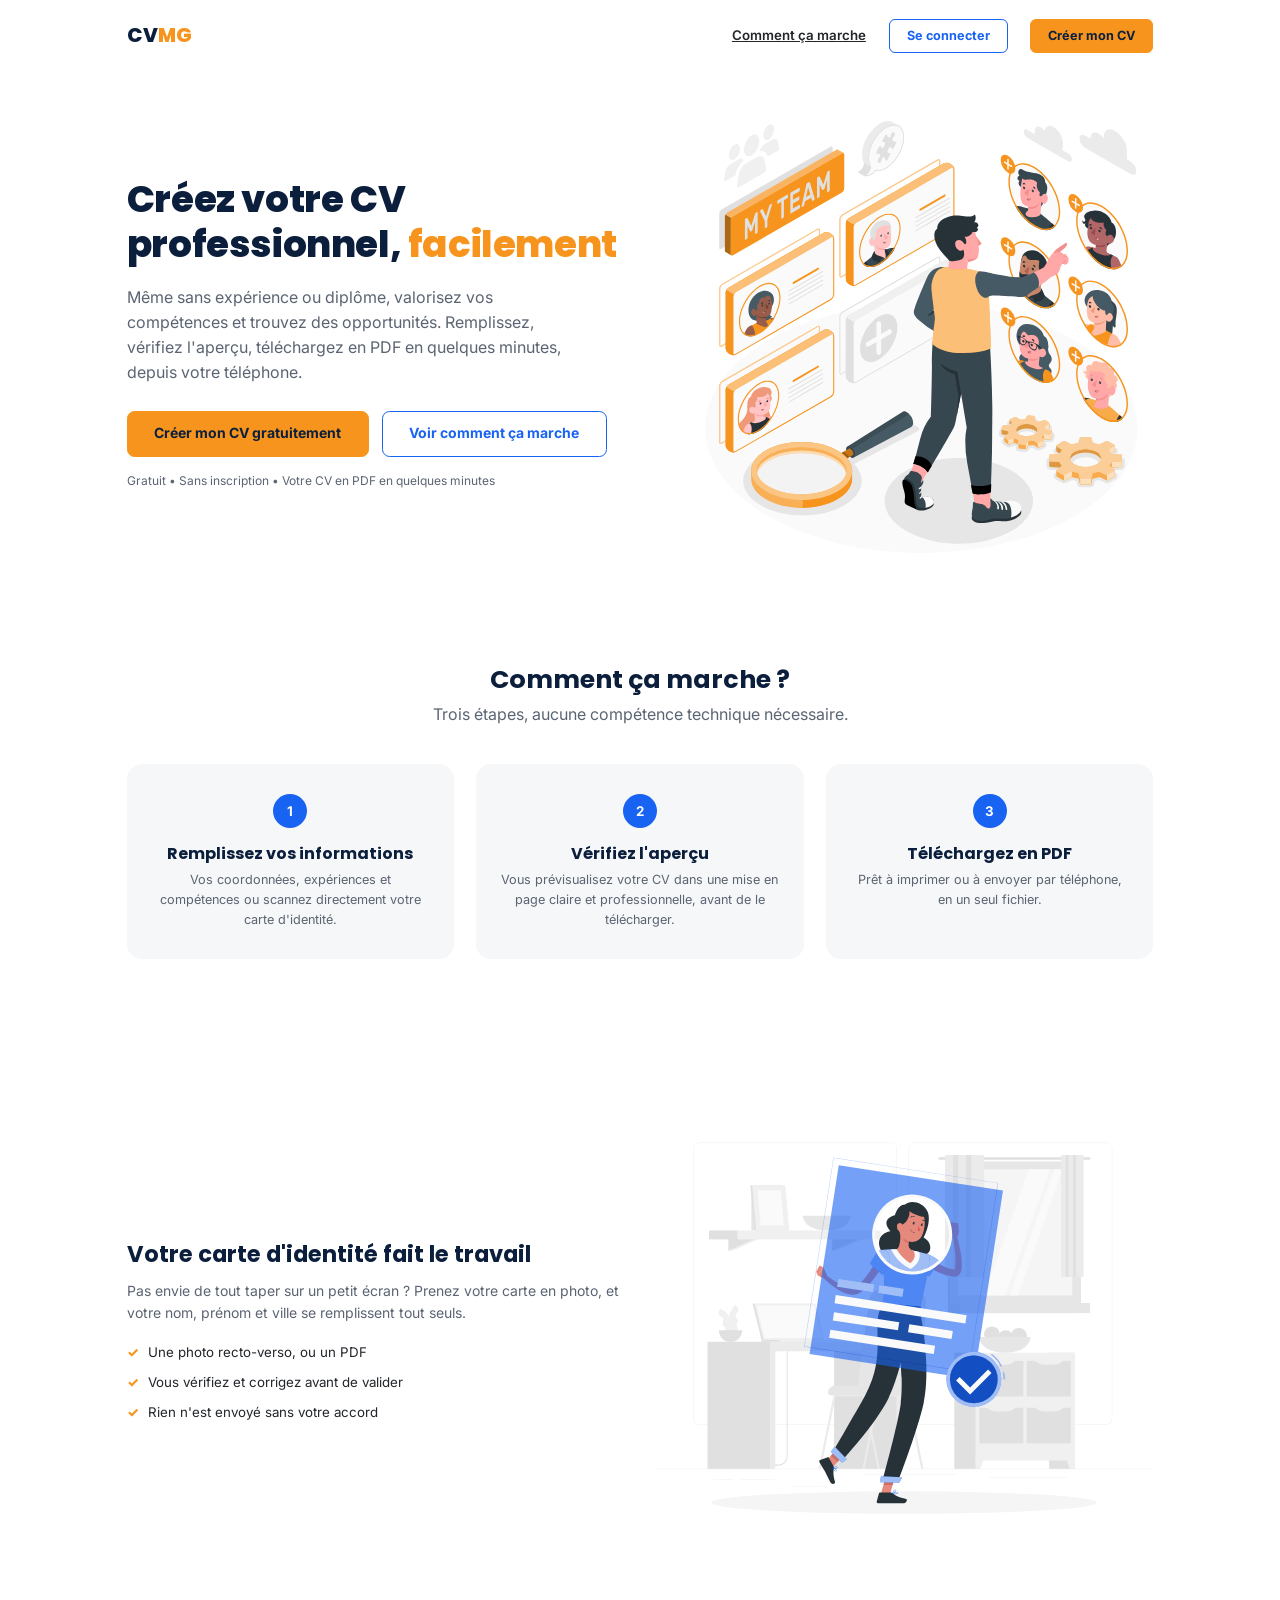
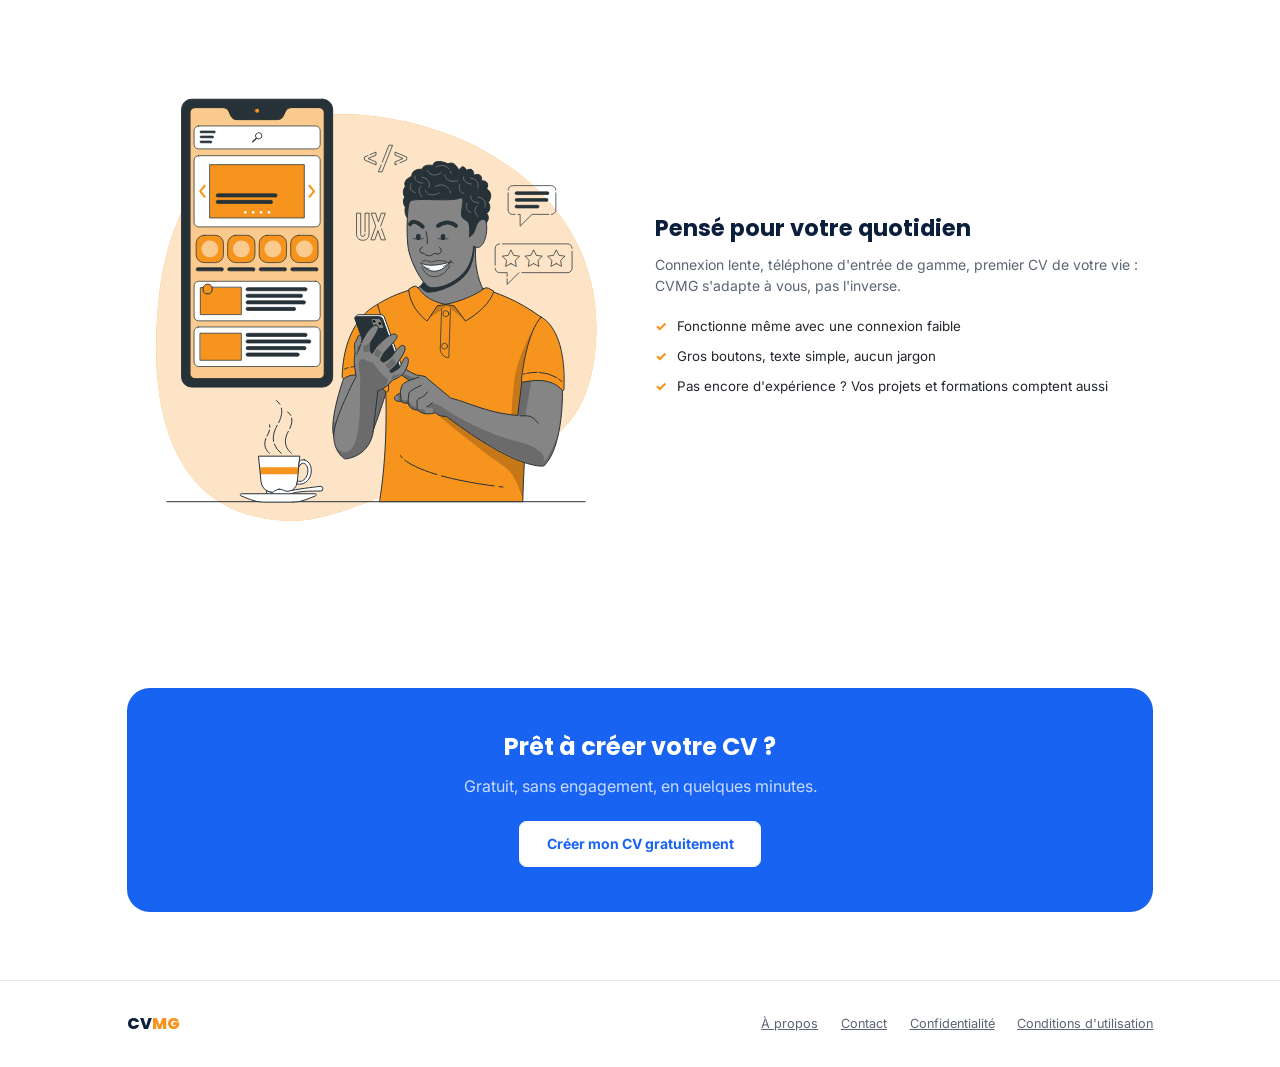
<file: accueil.html>
<!DOCTYPE html>
<html lang="fr">
<head>
<meta charset="UTF-8">
<meta name="viewport" content="width=device-width, initial-scale=1">
<title>CVMG Créez votre CV professionnel facilement</title>
<meta name="description" content="Créez gratuitement un CV professionnel depuis votre téléphone. Préremplissage par scan de carte d'identité, export PDF, sans inscription obligatoire.">
<!-- Remplacer cvmg.mg par le domaine réel si différent -->
<link rel="canonical" href="https://cvmg.mg/">
<meta property="og:type" content="website">
<meta property="og:site_name" content="CVMG">
<meta property="og:locale" content="fr_FR">
<meta property="og:title" content="CVMG — Créez votre CV professionnel gratuitement">
<meta property="og:description" content="CV professionnel gratuit depuis votre téléphone, en quelques minutes. Scan de carte d'identité, export PDF.">
<meta property="og:url" content="https://cvmg.mg/">
<!-- TODO SEO : ajouter une image de partage 1200x630 (illustrations/og-cvmg.png) puis décommenter :
<meta property="og:image" content="https://cvmg.mg/illustrations/og-cvmg.png"> -->
<meta name="twitter:card" content="summary">
<meta name="twitter:title" content="CVMG — Créez votre CV professionnel gratuitement">
<meta name="twitter:description" content="CV professionnel gratuit depuis votre téléphone. Scan de carte d'identité, export PDF.">
<meta name="theme-color" content="#1863F2">
<style>
  @import url('https://fonts.googleapis.com/css2?family=Poppins:wght@600;700;800&family=Inter:wght@400;500;600;700&display=swap');

  :root {
    --bleu: #1863F2; --bleu-marine: #0B1F3D; --bleu-clair: #EAF2FF;
    --orange: #F7941D; --orange-fonce: #DB7A00;
    --texte: #22262B; --gris-texte: #5B6472; --gris-fond: #F6F7F9;
  }
  * { box-sizing: border-box; margin: 0; padding: 0; }
  html { scroll-behavior: smooth; }
  body { font-family: 'Inter', Arial, sans-serif; color: var(--texte); line-height: 1.55; }
  img, svg { display: block; max-width: 100%; }
  a { color: inherit; }
  .enveloppe { max-width: 1180px; margin: 0 auto; padding: 0 6vw; }

  h1, h2, h3 { font-family: 'Poppins', sans-serif; color: var(--bleu-marine); line-height: 1.2; }

  /* ===== Boutons : base commune + variantes de taille centralisées ===== */
  .btn { display: inline-flex; align-items: center; justify-content: center; gap: 1.5mm;
    font-family: inherit; font-weight: 700; border: 1.5px solid transparent; border-radius: 2mm; cursor: pointer;
    text-decoration: none; white-space: nowrap; line-height: 1.2;
    transition: background .15s ease, opacity .15s ease, transform .15s ease, box-shadow .15s ease; }
  .btn:hover { transform: translateY(-1px); box-shadow: 0 4px 10px rgba(11,31,61,.12); }
  .btn:active { transform: translateY(0); box-shadow: none; }
  .btn:focus-visible { outline: 2px solid var(--bleu); outline-offset: 2px; }
  .btn:disabled, .btn[aria-disabled="true"] { opacity: .5; cursor: not-allowed; transform: none; box-shadow: none; }

  /* Taille par défaut (grands boutons isolés : hero, bandeau CTA) */
  .btn { padding: 3.6mm 7mm; font-size: 10.5pt; }
  /* Taille compacte (boutons intégrés à une ligne dense : nav) */
  .btn-sm { padding: 2.2mm 4.5mm; font-size: 9.5pt; border-radius: 1.6mm; }

  .btn-orange { background: var(--orange); border-color: var(--orange); color: #0B1F3D; }
  .btn-orange:hover { background: var(--orange-fonce); border-color: var(--orange-fonce); }
  .btn-outline { background: none; color: var(--bleu); border-color: var(--bleu); }
  .btn-outline:hover { background: var(--bleu-clair); }
  .btn-blanc { background: #fff; border-color: #fff; color: var(--bleu); }
  .btn-blanc:hover { background: var(--bleu-clair); border-color: var(--bleu-clair); }

  /* ===== Nav ===== */
  nav { display: flex; align-items: center; justify-content: space-between; padding: 5mm 0; }
  .nav-logo { font-family: 'Poppins', sans-serif; font-weight: 800; font-size: 15pt; color: var(--bleu-marine); }
  .nav-logo span { color: var(--orange); }
  /* Les boutons d'action restent visibles à toutes les tailles ; seuls les
     liens texte secondaires sont masqués sur mobile (pas de menu burger requis). */
  .nav-liens { display: flex; align-items: center; gap: 3mm; font-weight: 600; font-size: 10pt; }
  .nav-liens > a:not(.btn) { display: none; }
  .nav-liens a:not(.btn):hover { color: var(--bleu); }
  @media (min-width: 800px) { .nav-liens { gap: 6mm; } .nav-liens > a:not(.btn) { display: inline; } }

  /* ===== Hero ===== */
  .hero { padding: 8mm 0 14mm; }
  .hero-grille { display: grid; gap: 10mm; align-items: center; }
  @media (min-width: 800px) { .hero-grille { grid-template-columns: 1.1fr 1fr; gap: 14mm; } }
  .hero h1 { font-size: 28pt; font-weight: 800; letter-spacing: -.3pt; }
  .hero h1 .accent { color: var(--orange); }
  .hero p.lead { font-size: 12pt; color: var(--gris-texte); margin: 5mm 0 7mm; max-width: 46ch; }
  .hero-boutons { display: flex; align-items: center; gap: 3.5mm; }
  .hero-reassurance { margin-top: 4mm; font-size: 9pt; color: var(--gris-texte); }

  /* Illustration héro : plus de carte de fond, léger flottement continu */
  .hero-illu { display: flex; align-items: center; justify-content: center; }
  .hero-illu img { max-width: 100%; height: auto; animation: flotter 4.5s ease-in-out infinite; }
  @keyframes flotter { 0%, 100% { transform: translateY(0); } 50% { transform: translateY(-6px); } }

  /* ===== Comment ça marche ===== */
  .section { padding: 12mm 0; }
  .section-titre { text-align: center; margin-bottom: 10mm; }
  .section-titre h2 { font-size: 19pt; }
  .section-titre p { color: var(--gris-texte); margin-top: 2mm; }

  .etapes { display: grid; gap: 6mm; }
  @media (min-width: 800px) { .etapes { grid-template-columns: repeat(3, 1fr); } }
  .etape-carte { background: var(--gris-fond); border-radius: 4mm; padding: 8mm 6mm; text-align: center;
    transition: transform .15s ease, box-shadow .15s ease; }
  .etape-carte:hover { transform: translateY(-3px); box-shadow: 0 6px 16px rgba(11,31,61,.09); }
  .etape-numero { width: 9mm; height: 9mm; border-radius: 50%; background: var(--bleu); color: #fff;
    display: flex; align-items: center; justify-content: center; font-weight: 700; margin: 0 auto 4mm; font-size: 10pt; }
  .etape-carte h3 { font-size: 12pt; margin-bottom: 2mm; }
  .etape-carte p { font-size: 9.5pt; color: var(--gris-texte); }

  /* ===== Fonctionnalités alternées ===== */
  .fonction { display: grid; gap: 8mm; align-items: center; padding: 10mm 0; }
  @media (min-width: 800px) { .fonction { grid-template-columns: 1fr 1fr; } }
  .fonction.inverse .fonction-texte { order: 2; }
  .fonction-illu { display: flex; align-items: center; justify-content: center; }
  .fonction-illu img { max-width: 100%; height: auto; }
  .fonction-texte h3 { font-size: 17pt; margin-bottom: 3mm; }
  .fonction-texte p { color: var(--gris-texte); font-size: 10.5pt; margin-bottom: 5mm; }
  .fonction-liste { list-style: none; font-size: 10pt; }
  .fonction-liste li { display: flex; gap: 2.5mm; margin-bottom: 2.5mm; }
  .fonction-liste li::before { content: "✓"; color: var(--orange); font-weight: 800; }

  /* ===== Témoignage ===== */
  .temoignage-carte { background: var(--gris-fond); border-radius: 5mm; padding: 8mm; display: flex; gap: 6mm;
    align-items: flex-start; max-width: 640px; margin: 0 auto; transition: transform .15s ease, box-shadow .15s ease; }
  .temoignage-carte:hover { transform: translateY(-3px); box-shadow: 0 6px 16px rgba(11,31,61,.09); }
  .temoignage-avatar { width: 14mm; height: 14mm; border-radius: 50%; background: var(--bleu); color: #fff;
    display: flex; align-items: center; justify-content: center; font-weight: 700; font-family: 'Poppins',sans-serif; flex-shrink: 0; font-size: 11pt; }
  .temoignage-texte p { font-size: 10.5pt; font-style: italic; margin-bottom: 3mm; }
  .temoignage-nom { font-weight: 700; font-size: 9.5pt; }
  .temoignage-role { font-size: 9pt; color: var(--gris-texte); }

  /* ===== Bandeau CTA ===== */
  .cta-bandeau { background: var(--bleu); color: #fff; border-radius: 6mm; padding: 12mm 8mm; text-align: center; }
  .cta-bandeau h2 { color: #fff; font-size: 18pt; margin-bottom: 3mm; }
  .cta-bandeau p { color: #C9DBFF; margin-bottom: 6mm; }

  /* ===== Footer ===== */
  footer { border-top: 1px solid #E4E7EB; padding: 8mm 0; margin-top: 6mm; }
  .footer-grille { display: flex; flex-direction: column; gap: 4mm; align-items: center; text-align: center; }
  @media (min-width: 800px) { .footer-grille { flex-direction: row; justify-content: space-between; text-align: left; } }
  .footer-liens { display: flex; gap: 6mm; font-size: 9.5pt; color: var(--gris-texte); flex-wrap: wrap; justify-content: center; }
  .footer-liens a:hover { color: var(--bleu); }

  /* ===== Animations d'apparition au défilement ===== */
  .reveal { opacity: 0; transform: translateY(18px); transition: opacity .6s ease, transform .6s ease; }
  .reveal.visible { opacity: 1; transform: none; }
  .reveal-groupe .reveal:nth-child(2) { transition-delay: .1s; }
  .reveal-groupe .reveal:nth-child(3) { transition-delay: .2s; }

  /* Respect de la préférence de réduction des animations */
  @media (prefers-reduced-motion: reduce) {
    * { transition-duration: .001ms !important; animation-duration: .001ms !important; animation-iteration-count: 1 !important; }
    .etape-carte:hover, .temoignage-carte:hover, .btn:hover { transform: none; }
    .hero-illu img { animation: none; }
  }
</style>
<script type="application/ld+json">
{
  "@context": "https://schema.org",
  "@type": "WebApplication",
  "name": "CVMG",
  "url": "https://cvmg.mg/",
  "applicationCategory": "BusinessApplication",
  "operatingSystem": "Web",
  "description": "Générateur de CV en ligne gratuit, pensé pour Madagascar : rapide, mobile, sans inscription obligatoire.",
  "offers": { "@type": "Offer", "price": "0", "priceCurrency": "MGA" },
  "inLanguage": "fr"
}
</script>
</head>
<body>

<div class="enveloppe">
  <nav>
    <div class="nav-logo">CV<span>MG</span></div>
    <div class="nav-liens">
      <a href="#comment-ca-marche">Comment ça marche</a>
      <a href="connexion.php" class="btn btn-sm btn-outline">Se connecter</a>
      <a href="creer-cv.php" class="btn btn-sm btn-orange">Créer mon CV</a>
    </div>
  </nav>
</div>

<section class="hero">
  <div class="enveloppe hero-grille">
    <div class="reveal">
      <h1>Créez votre CV professionnel, <span class="accent">facilement</span></h1>
      <p class="lead">Même sans expérience ou diplôme, valorisez vos compétences et trouvez des opportunités. Remplissez, vérifiez l'aperçu, téléchargez en PDF en quelques minutes, depuis votre téléphone.</p>
      <div class="hero-boutons">
        <a href="creer-cv.php" class="btn btn-orange">Créer mon CV gratuitement</a>
        <a href="#comment-ca-marche" class="btn btn-outline">Voir comment ça marche</a>
      </div>
      <p class="hero-reassurance">Gratuit &bull; Sans inscription &bull; Votre CV en PDF en quelques minutes</p>
    </div>
    <div class="hero-illu reveal">
      <!-- Dépose ton illustration téléchargée ici : illustrations/hero.svg -->
      <img src="illustrations/hero.svg" alt="Illustration : création de CV en ligne" width="500" height="500" decoding="async">
    </div>
  </div>
</section>

<section class="section" id="comment-ca-marche">
  <div class="enveloppe">
    <div class="section-titre reveal">
      <h2>Comment ça marche ?</h2>
      <p>Trois étapes, aucune compétence technique nécessaire.</p>
    </div>
    <div class="etapes reveal-groupe">
      <div class="etape-carte reveal">
        <div class="etape-numero">1</div>
        <h3>Remplissez vos informations</h3>
        <p>Vos coordonnées, expériences et compétences ou scannez directement votre carte d'identité.</p>
      </div>
      <div class="etape-carte reveal">
        <div class="etape-numero">2</div>
        <h3>Vérifiez l'aperçu</h3>
        <p>Vous prévisualisez votre CV dans une mise en page claire et professionnelle, avant de le télécharger.</p>
      </div>
      <div class="etape-carte reveal">
        <div class="etape-numero">3</div>
        <h3>Téléchargez en PDF</h3>
        <p>Prêt à imprimer ou à envoyer par téléphone, en un seul fichier.</p>
      </div>
    </div>
  </div>
</section>

<section class="section">
  <div class="enveloppe">

    <div class="fonction reveal">
      <div class="fonction-texte">
        <h3>Votre carte d'identité fait le travail</h3>
        <p>Pas envie de tout taper sur un petit écran ? Prenez votre carte en photo, et votre nom, prénom et ville se remplissent tout seuls.</p>
        <ul class="fonction-liste">
          <li>Une photo recto-verso, ou un PDF</li>
          <li>Vous vérifiez et corrigez avant de valider</li>
          <li>Rien n'est envoyé sans votre accord</li>
        </ul>
      </div>
      <div class="fonction-illu">
        <!-- Dépose ton illustration téléchargée ici : illustrations/feature-cin.svg -->
        <img src="illustrations/feature-cin.svg" alt="Illustration : scan de la carte d'identité" width="500" height="500" loading="lazy" decoding="async">
      </div>
    </div>

    <div class="fonction inverse reveal">
      <div class="fonction-texte">
        <h3>Pensé pour votre quotidien</h3>
        <p>Connexion lente, téléphone d'entrée de gamme, premier CV de votre vie : CVMG s'adapte à vous, pas l'inverse.</p>
        <ul class="fonction-liste">
          <li>Fonctionne même avec une connexion faible</li>
          <li>Gros boutons, texte simple, aucun jargon</li>
          <li>Pas encore d'expérience ? Vos projets et formations comptent aussi</li>
        </ul>
      </div>
      <div class="fonction-illu">
        <!-- Dépose ton illustration téléchargée ici : illustrations/feature-accessible.svg -->
        <img src="illustrations/feature-accessible.svg" alt="Illustration : application accessible sur mobile" width="500" height="500" loading="lazy" decoding="async">
      </div>
    </div>

  </div>
</section>

<!-- Section témoignage retirée : le témoignage affiché était fictif. À rétablir
     uniquement avec de vrais avis signés (sinon risque de pratique commerciale
     trompeuse). -->

<section class="section">
  <div class="enveloppe">
    <div class="cta-bandeau reveal">
      <h2>Prêt à créer votre CV ?</h2>
      <p>Gratuit, sans engagement, en quelques minutes.</p>
      <a href="creer-cv.php" class="btn btn-blanc">Créer mon CV gratuitement</a>
    </div>
  </div>
</section>

<footer>
  <div class="enveloppe footer-grille">
    <div class="nav-logo" style="font-size:12pt">CV<span>MG</span></div>
    <div class="footer-liens">
      <a href="apropos.html">À propos</a>
      <a href="contact.html">Contact</a>
      <a href="confidentialite.html">Confidentialité</a>
      <a href="conditions.html">Conditions d'utilisation</a>
    </div>
  </div>
</footer>

<script>
// Animation d'apparition au défilement — natif, sans librairie.
// Si l'utilisateur préfère moins d'animations, on affiche tout directement.
const prefereMoinsAnimations = window.matchMedia('(prefers-reduced-motion: reduce)').matches;
const elementsAAnimer = document.querySelectorAll('.reveal');

if (prefereMoinsAnimations) {
  elementsAAnimer.forEach(el => el.classList.add('visible'));
} else {
  const observateur = new IntersectionObserver((entrees) => {
    entrees.forEach(entree => {
      if (entree.isIntersecting) {
        entree.target.classList.add('visible');
        observateur.unobserve(entree.target);
      }
    });
  }, { threshold: 0.15 });

  elementsAAnimer.forEach(el => observateur.observe(el));
}
</script>

</body>
</html>
</file>
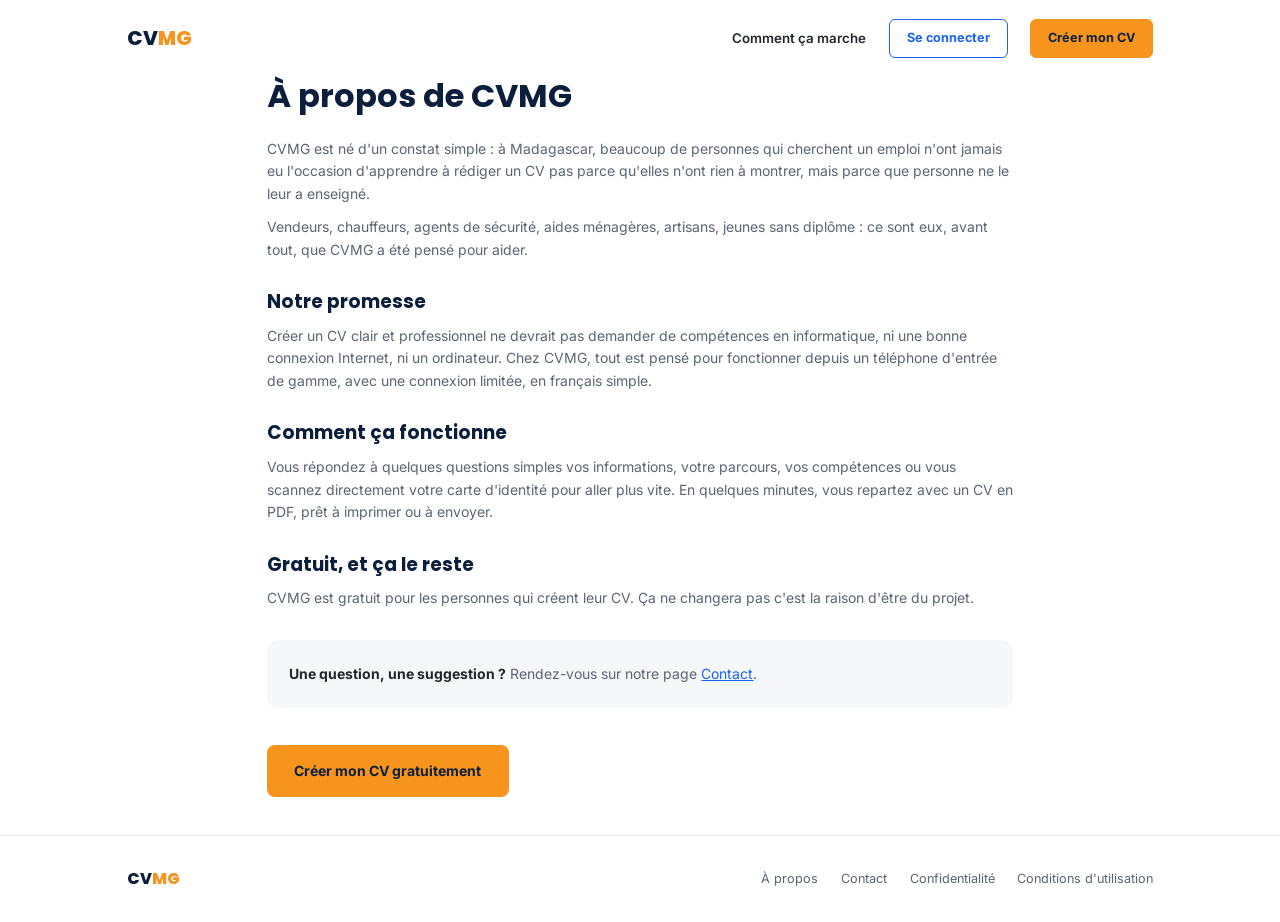
<file: apropos.html>
<!DOCTYPE html>
<html lang="fr">
<head>
<meta charset="UTF-8">
<meta name="viewport" content="width=device-width, initial-scale=1">
<title>À propos CVMG</title>
<meta name="description" content="CVMG aide chacun à Madagascar à créer un CV clair et professionnel, gratuitement, même sans expérience ni diplôme.">
<!-- Remplacer cvmg.mg par le domaine réel si différent -->
<link rel="canonical" href="https://cvmg.mg/apropos.html">
<meta property="og:type" content="website">
<meta property="og:site_name" content="CVMG">
<meta property="og:locale" content="fr_FR">
<meta property="og:title" content="À propos de CVMG">
<meta property="og:description" content="CVMG aide chacun à Madagascar à créer un CV clair et professionnel, gratuitement.">
<meta property="og:url" content="https://cvmg.mg/apropos.html">
<meta name="twitter:card" content="summary">
<meta name="theme-color" content="#1863F2">
<style>
  @import url('https://fonts.googleapis.com/css2?family=Poppins:wght@600;700;800&family=Inter:wght@400;500;600;700&display=swap');
  :root {
    --bleu: #1863F2; --bleu-marine: #0B1F3D; --bleu-clair: #EAF2FF;
    --orange: #F7941D; --orange-fonce: #DB7A00;
    --texte: #22262B; --gris-texte: #5B6472; --gris-fond: #F6F7F9;
  }
  * { box-sizing: border-box; margin: 0; padding: 0; }
  body { font-family: 'Inter', Arial, sans-serif; color: var(--texte); line-height: 1.6; }
  a { color: inherit; }
  .lien { color: var(--bleu); }
  .enveloppe { max-width: 1180px; margin: 0 auto; padding: 0 6vw; }
  main.enveloppe { max-width: 900px; }
  h1, h2 { font-family: 'Poppins', sans-serif; color: var(--bleu-marine); line-height: 1.2; }

  .btn { display: inline-flex; align-items: center; justify-content: center; gap: 1.5mm; font-family: inherit;
    font-weight: 700; font-size: 10.5pt; padding: 3.6mm 7mm; border-radius: 2mm; border: 1.5px solid transparent;
    cursor: pointer; text-decoration: none; white-space: nowrap;
    transition: background .15s ease, transform .15s ease, opacity .15s ease; }
  .btn:hover { transform: translateY(-1px); }
  .btn:focus-visible { outline: 2px solid var(--bleu); outline-offset: 2px; }
  .btn-sm { padding: 2.2mm 4.5mm; font-size: 9.5pt; border-radius: 1.6mm; }
  .btn-orange { background: var(--orange); border-color: var(--orange); color: #0B1F3D; }
  .btn-orange:hover { background: var(--orange-fonce); }
  .btn-outline { background: none; color: var(--bleu); border-color: var(--bleu); }
  .btn-outline:hover { background: var(--bleu-clair); }

  nav { display: flex; align-items: center; justify-content: space-between; padding: 5mm 0; }
  .nav-logo { font-family: 'Poppins', sans-serif; font-weight: 800; font-size: 15pt; color: var(--bleu-marine); text-decoration: none; }
  .nav-logo span { color: var(--orange); }
  .nav-liens { display: flex; align-items: center; gap: 3mm; font-weight: 600; font-size: 10pt; }
  .nav-liens > a:not(.btn) { display: none; }
  .nav-liens a:not(.btn) { text-decoration: none; transition: color .15s ease; }
  .nav-liens a:not(.btn):hover { color: var(--bleu); }
  @media (min-width: 800px) { .nav-liens { gap: 6mm; } .nav-liens > a:not(.btn) { display: inline; } }

  main { padding: 10mm 0 16mm; }
  main h1 { font-size: 24pt; margin-bottom: 6mm; }
  main h2 { font-size: 14pt; margin: 8mm 0 3mm; }
  main p { color: var(--gris-texte); font-size: 10.5pt; margin-bottom: 3mm; }
  main p strong { color: var(--texte); }
  .encart { background: var(--gris-fond); border-radius: 3mm; padding: 6mm; margin-top: 8mm; }

  footer { border-top: 1px solid #E4E7EB; padding: 8mm 0; margin-top: 10mm; }
  .footer-grille { display: flex; flex-direction: column; gap: 4mm; align-items: center; text-align: center; }
  @media (min-width: 800px) { .footer-grille { flex-direction: row; justify-content: space-between; text-align: left; } }
  .footer-liens { display: flex; gap: 6mm; font-size: 9.5pt; color: var(--gris-texte); flex-wrap: wrap; justify-content: center; }
  .footer-liens a { color: var(--gris-texte); text-decoration: none; }
  .footer-liens a:hover { color: var(--bleu); }
</style>
</head>
<body>

<div class="enveloppe">
  <nav>
    <a href="accueil.html" class="nav-logo">CV<span>MG</span></a>
    <div class="nav-liens">
      <a href="accueil.html#comment-ca-marche">Comment ça marche</a>
      <a href="connexion.php" class="btn btn-sm btn-outline">Se connecter</a>
      <a href="creer-cv.php" class="btn btn-sm btn-orange">Créer mon CV</a>
    </div>
  </nav>
</div>

<main class="enveloppe">
  <h1>À propos de CVMG</h1>

  <p>CVMG est né d'un constat simple : à Madagascar, beaucoup de personnes qui cherchent un emploi n'ont jamais eu l'occasion d'apprendre à rédiger un CV pas parce qu'elles n'ont rien à montrer, mais parce que personne ne le leur a enseigné.</p>

  <p>Vendeurs, chauffeurs, agents de sécurité, aides ménagères, artisans, jeunes sans diplôme : ce sont eux, avant tout, que CVMG a été pensé pour aider.</p>

  <h2>Notre promesse</h2>
  <p>Créer un CV clair et professionnel ne devrait pas demander de compétences en informatique, ni une bonne connexion Internet, ni un ordinateur. Chez CVMG, tout est pensé pour fonctionner depuis un téléphone d'entrée de gamme, avec une connexion limitée, en français simple.</p>

  <h2>Comment ça fonctionne</h2>
  <p>Vous répondez à quelques questions simples vos informations, votre parcours, vos compétences ou vous scannez directement votre carte d'identité pour aller plus vite. En quelques minutes, vous repartez avec un CV en PDF, prêt à imprimer ou à envoyer.</p>

  <h2>Gratuit, et ça le reste</h2>
  <p>CVMG est gratuit pour les personnes qui créent leur CV. Ça ne changera pas c'est la raison d'être du projet.</p>

  <div class="encart">
    <p style="margin:0"><strong>Une question, une suggestion ?</strong> Rendez-vous sur notre page <a href="contact.html" class="lien">Contact</a>.</p>
  </div>

  <div style="margin-top:10mm">
    <a href="creer-cv.php" class="btn btn-orange">Créer mon CV gratuitement</a>
  </div>
</main>

<footer>
  <div class="enveloppe footer-grille">
    <a href="accueil.html" class="nav-logo" style="font-size:12pt">CV<span>MG</span></a>
    <div class="footer-liens">
      <a href="apropos.html">À propos</a>
      <a href="contact.html" class="lien">Contact</a>
      <a href="confidentialite.html">Confidentialité</a>
      <a href="conditions.html">Conditions d'utilisation</a>
    </div>
  </div>
</footer>

</body>
</html>
</file>
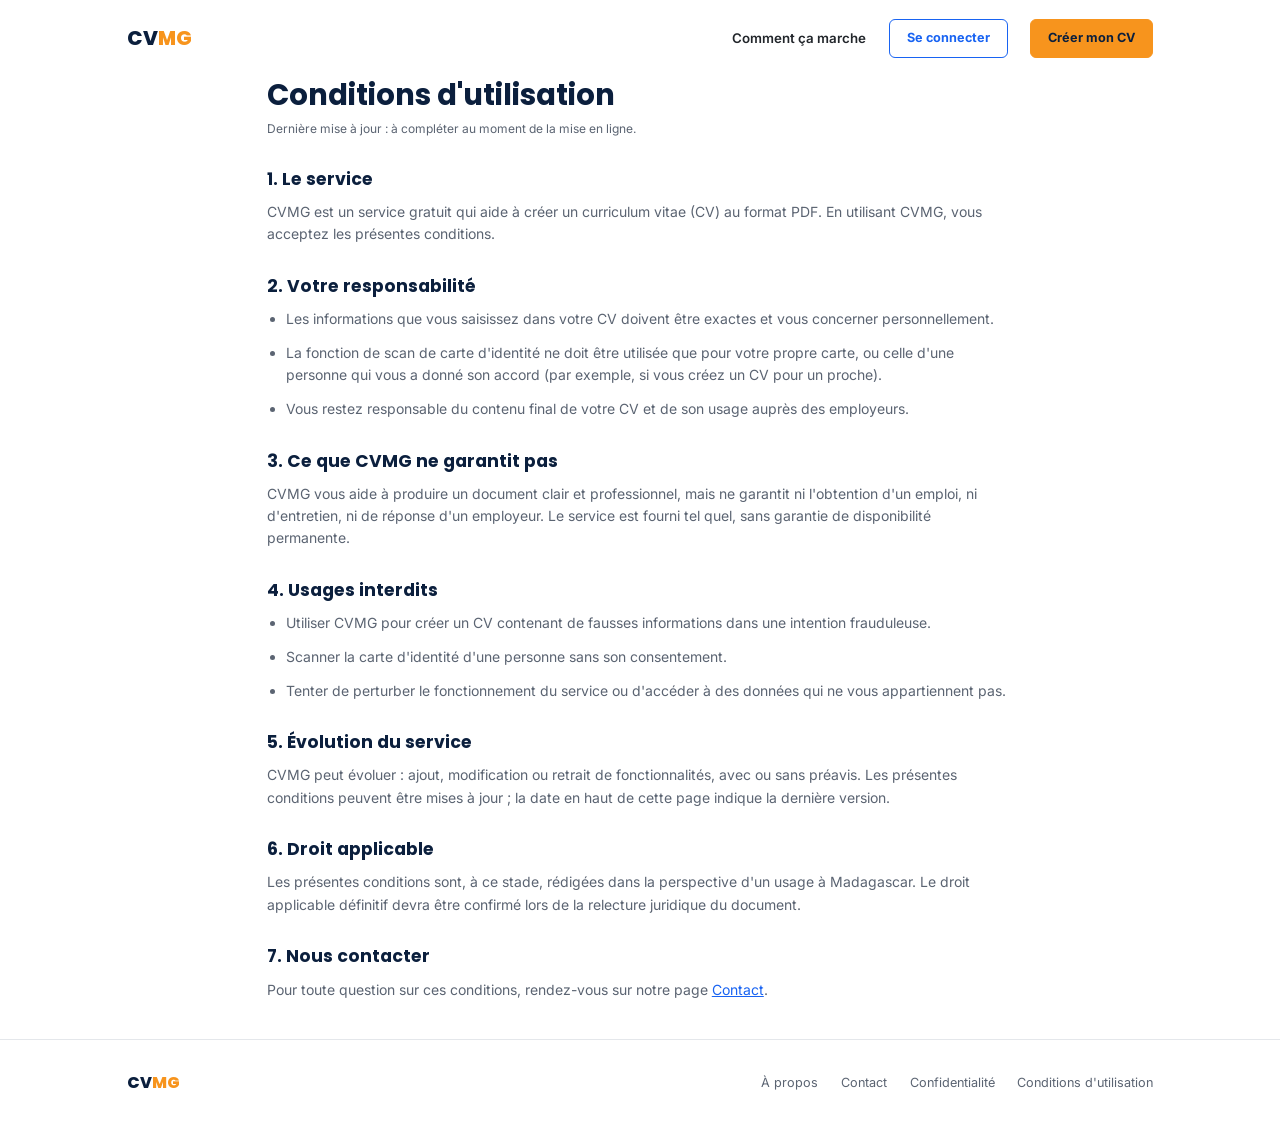
<file: conditions.html>
<!DOCTYPE html>
<html lang="fr">
<head>
<meta charset="UTF-8">
<meta name="viewport" content="width=device-width, initial-scale=1">
<title>Conditions d'utilisation CVMG</title>
<meta name="description" content="Conditions d'utilisation du service de création de CV en ligne CVMG.">
<!-- Remplacer cvmg.mg par le domaine réel si différent -->
<link rel="canonical" href="https://cvmg.mg/conditions.html">
<meta property="og:type" content="website">
<meta property="og:site_name" content="CVMG">
<meta property="og:locale" content="fr_FR">
<meta property="og:title" content="Conditions d'utilisation — CVMG">
<meta property="og:url" content="https://cvmg.mg/conditions.html">
<meta name="theme-color" content="#1863F2">
<style>
  @import url('https://fonts.googleapis.com/css2?family=Poppins:wght@600;700;800&family=Inter:wght@400;500;600;700&display=swap');
  :root {
    --bleu: #1863F2; --bleu-marine: #0B1F3D; --bleu-clair: #EAF2FF;
    --orange: #F7941D; --texte: #22262B; --gris-texte: #5B6472; --gris-fond: #F6F7F9;
  }
  * { box-sizing: border-box; margin: 0; padding: 0; }
  body { font-family: 'Inter', Arial, sans-serif; color: var(--texte); line-height: 1.6; }
  a { color: inherit; }
  .lien { color: var(--bleu); }
  .enveloppe { max-width: 1180px; margin: 0 auto; padding: 0 6vw; }
  main.enveloppe { max-width: 900px; }
  h1, h2 { font-family: 'Poppins', sans-serif; color: var(--bleu-marine); line-height: 1.2; }

  nav { display: flex; align-items: center; justify-content: space-between; padding: 5mm 0; }
  .nav-logo { font-family: 'Poppins', sans-serif; font-weight: 800; font-size: 15pt; color: var(--bleu-marine); text-decoration: none; }
  .nav-logo span { color: var(--orange); }
  .btn { display: inline-flex; align-items: center; justify-content: center; gap: 1.5mm; font-family: inherit;
    font-weight: 700; font-size: 10.5pt; padding: 3.6mm 7mm; border-radius: 2mm; border: 1.5px solid transparent;
    cursor: pointer; text-decoration: none; white-space: nowrap; transition: background .15s ease, transform .15s ease; }
  .btn:hover { transform: translateY(-1px); }
  .btn-sm { padding: 2.2mm 4.5mm; font-size: 9.5pt; border-radius: 1.6mm; }
  .btn-orange { background: var(--orange); border-color: var(--orange); color: #0B1F3D; }
  .btn-outline { background: none; color: var(--bleu); border-color: var(--bleu); }
  .btn-outline:hover { background: var(--bleu-clair); }
  .nav-liens { display: flex; align-items: center; gap: 3mm; font-weight: 600; font-size: 10pt; }
  .nav-liens > a:not(.btn) { display: none; }
  .nav-liens a:not(.btn) { text-decoration: none; }
  .nav-liens a:not(.btn):hover { color: var(--bleu); }
  @media (min-width: 800px) { .nav-liens { gap: 6mm; } .nav-liens > a:not(.btn) { display: inline; } }

  main { padding: 10mm 0 16mm; }
  main h1 { font-size: 22pt; margin-bottom: 2mm; }
  .maj { color: var(--gris-texte); font-size: 9pt; margin-bottom: 8mm; }
  main h2 { font-size: 13pt; margin: 8mm 0 3mm; }
  main p, main li { color: var(--gris-texte); font-size: 10.5pt; margin-bottom: 3mm; }
  main ul { padding-left: 5mm; margin-bottom: 3mm; }
  main p strong, main li strong { color: var(--texte); }

  .avis { background: #FFF4E8; border-left: 3px solid var(--orange); padding: 4mm 5mm; border-radius: 1mm; font-size: 9.5pt; margin-bottom: 8mm; }
  .avis strong { color: var(--texte); }

  footer { border-top: 1px solid #E4E7EB; padding: 8mm 0; margin-top: 10mm; }
  .footer-grille { display: flex; flex-direction: column; gap: 4mm; align-items: center; text-align: center; }
  @media (min-width: 800px) { .footer-grille { flex-direction: row; justify-content: space-between; text-align: left; } }
  .footer-liens { display: flex; gap: 6mm; font-size: 9.5pt; color: var(--gris-texte); flex-wrap: wrap; justify-content: center; }
  .footer-liens a { color: var(--gris-texte); text-decoration: none; }
  .footer-liens a:hover { color: var(--bleu); }
</style>
</head>
<body>

<div class="enveloppe">
  <nav>
    <a href="accueil.html" class="nav-logo">CV<span>MG</span></a>
    <div class="nav-liens">
      <a href="accueil.html#comment-ca-marche">Comment ça marche</a>
      <a href="connexion.php" class="btn btn-sm btn-outline">Se connecter</a>
      <a href="creer-cv.php" class="btn btn-sm btn-orange">Créer mon CV</a>
    </div>
  </nav>
</div>

<main class="enveloppe">
  <h1>Conditions d'utilisation</h1>
  <p class="maj">Dernière mise à jour : à compléter au moment de la mise en ligne.</p>

  <h2>1. Le service</h2>
  <p>CVMG est un service gratuit qui aide à créer un curriculum vitae (CV) au format PDF. En utilisant CVMG, vous acceptez les présentes conditions.</p>

  <h2>2. Votre responsabilité</h2>
  <ul>
    <li>Les informations que vous saisissez dans votre CV doivent être exactes et vous concerner personnellement.</li>
    <li>La fonction de scan de carte d'identité ne doit être utilisée que pour votre propre carte, ou celle d'une personne qui vous a donné son accord (par exemple, si vous créez un CV pour un proche).</li>
    <li>Vous restez responsable du contenu final de votre CV et de son usage auprès des employeurs.</li>
  </ul>

  <h2>3. Ce que CVMG ne garantit pas</h2>
  <p>CVMG vous aide à produire un document clair et professionnel, mais ne garantit ni l'obtention d'un emploi, ni d'entretien, ni de réponse d'un employeur. Le service est fourni tel quel, sans garantie de disponibilité permanente.</p>

  <h2>4. Usages interdits</h2>
  <ul>
    <li>Utiliser CVMG pour créer un CV contenant de fausses informations dans une intention frauduleuse.</li>
    <li>Scanner la carte d'identité d'une personne sans son consentement.</li>
    <li>Tenter de perturber le fonctionnement du service ou d'accéder à des données qui ne vous appartiennent pas.</li>
  </ul>

  <h2>5. Évolution du service</h2>
  <p>CVMG peut évoluer : ajout, modification ou retrait de fonctionnalités, avec ou sans préavis. Les présentes conditions peuvent être mises à jour ; la date en haut de cette page indique la dernière version.</p>

  <h2>6. Droit applicable</h2>
  <p>Les présentes conditions sont, à ce stade, rédigées dans la perspective d'un usage à Madagascar. Le droit applicable définitif devra être confirmé lors de la relecture juridique du document.</p>

  <h2>7. Nous contacter</h2>
  <p>Pour toute question sur ces conditions, rendez-vous sur notre page <a href="contact.html" class="lien">Contact</a>.</p>
</main>

<footer>
  <div class="enveloppe footer-grille">
    <a href="accueil.html" class="nav-logo" style="font-size:12pt">CV<span>MG</span></a>
    <div class="footer-liens">
      <a href="apropos.html">À propos</a>
      <a href="contact.html" class="lien">Contact</a>
      <a href="confidentialite.html">Confidentialité</a>
      <a href="conditions.html">Conditions d'utilisation</a>
    </div>
  </div>
</footer>

</body>
</html>
</file>
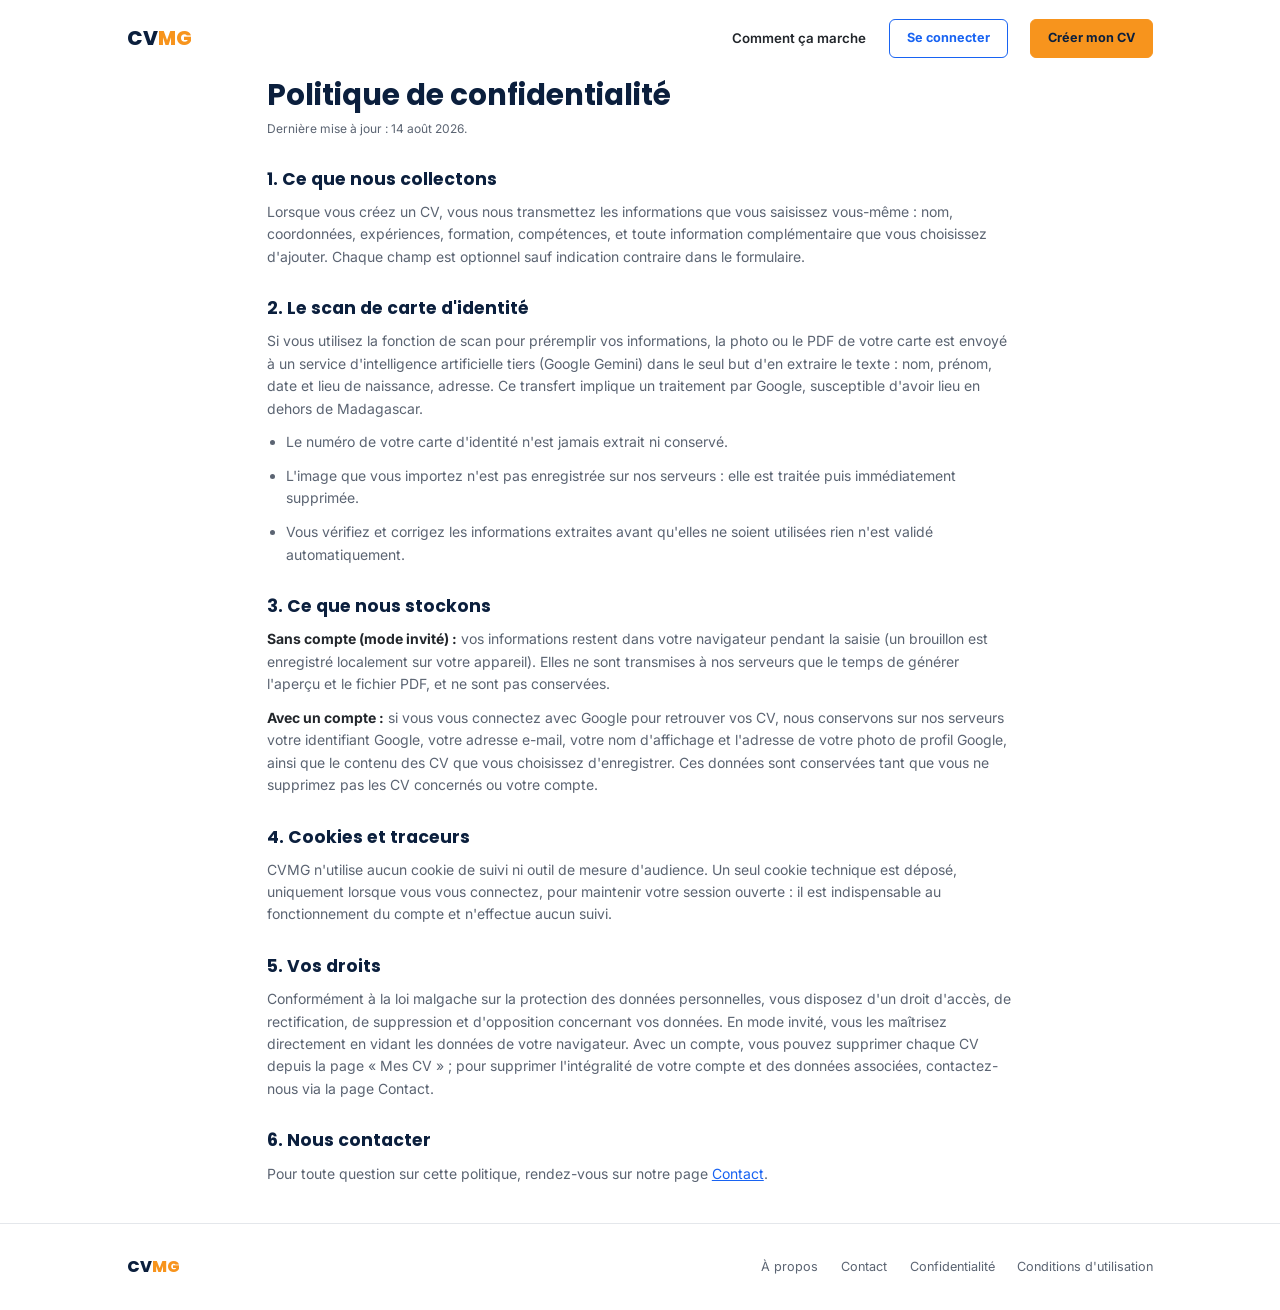
<file: confidentialite.html>
<!DOCTYPE html>
<html lang="fr">
<head>
<meta charset="UTF-8">
<meta name="viewport" content="width=device-width, initial-scale=1">
<title>Confidentialité CVMG</title>
<meta name="description" content="Politique de confidentialité de CVMG : données personnelles, scan de carte d'identité, comptes et durée de conservation.">
<meta name="robots" content="index, follow">
<!-- Remplacer cvmg.mg par le domaine réel si différent -->
<link rel="canonical" href="https://cvmg.mg/confidentialite.html">
<meta property="og:type" content="website">
<meta property="og:site_name" content="CVMG">
<meta property="og:locale" content="fr_FR">
<meta property="og:title" content="Confidentialité — CVMG">
<meta property="og:url" content="https://cvmg.mg/confidentialite.html">
<meta name="theme-color" content="#1863F2">
<style>
  @import url('https://fonts.googleapis.com/css2?family=Poppins:wght@600;700;800&family=Inter:wght@400;500;600;700&display=swap');
  :root {
    --bleu: #1863F2; --bleu-marine: #0B1F3D; --bleu-clair: #EAF2FF;
    --orange: #F7941D; --texte: #22262B; --gris-texte: #5B6472; --gris-fond: #F6F7F9;
  }
  * { box-sizing: border-box; margin: 0; padding: 0; }
  body { font-family: 'Inter', Arial, sans-serif; color: var(--texte); line-height: 1.6; }
  a { color: inherit; }
  .lien { color: var(--bleu); }
  .enveloppe { max-width: 1180px; margin: 0 auto; padding: 0 6vw; }
  main.enveloppe { max-width: 900px; }
  h1, h2 { font-family: 'Poppins', sans-serif; color: var(--bleu-marine); line-height: 1.2; }

  nav { display: flex; align-items: center; justify-content: space-between; padding: 5mm 0; }
  .nav-logo { font-family: 'Poppins', sans-serif; font-weight: 800; font-size: 15pt; color: var(--bleu-marine); text-decoration: none; }
  .nav-logo span { color: var(--orange); }
  .btn { display: inline-flex; align-items: center; justify-content: center; gap: 1.5mm; font-family: inherit;
    font-weight: 700; font-size: 10.5pt; padding: 3.6mm 7mm; border-radius: 2mm; border: 1.5px solid transparent;
    cursor: pointer; text-decoration: none; white-space: nowrap; transition: background .15s ease, transform .15s ease; }
  .btn:hover { transform: translateY(-1px); }
  .btn-sm { padding: 2.2mm 4.5mm; font-size: 9.5pt; border-radius: 1.6mm; }
  .btn-orange { background: var(--orange); border-color: var(--orange); color: #0B1F3D; }
  .btn-outline { background: none; color: var(--bleu); border-color: var(--bleu); }
  .btn-outline:hover { background: var(--bleu-clair); }
  .nav-liens { display: flex; align-items: center; gap: 3mm; font-weight: 600; font-size: 10pt; }
  .nav-liens > a:not(.btn) { display: none; }
  .nav-liens a:not(.btn) { text-decoration: none; }
  .nav-liens a:not(.btn):hover { color: var(--bleu); }
  @media (min-width: 800px) { .nav-liens { gap: 6mm; } .nav-liens > a:not(.btn) { display: inline; } }

  main { padding: 10mm 0 16mm; }
  main h1 { font-size: 22pt; margin-bottom: 2mm; }
  .maj { color: var(--gris-texte); font-size: 9pt; margin-bottom: 8mm; }
  main h2 { font-size: 13pt; margin: 8mm 0 3mm; }
  main p, main li { color: var(--gris-texte); font-size: 10.5pt; margin-bottom: 3mm; }
  main ul { padding-left: 5mm; margin-bottom: 3mm; }
  main p strong, main li strong { color: var(--texte); }

  .avis { background: #FFF4E8; border-left: 3px solid var(--orange); padding: 4mm 5mm; border-radius: 1mm; font-size: 9.5pt; margin-bottom: 8mm; }
  .avis strong { color: var(--texte); }

  footer { border-top: 1px solid #E4E7EB; padding: 8mm 0; margin-top: 10mm; }
  .footer-grille { display: flex; flex-direction: column; gap: 4mm; align-items: center; text-align: center; }
  @media (min-width: 800px) { .footer-grille { flex-direction: row; justify-content: space-between; text-align: left; } }
  .footer-liens { display: flex; gap: 6mm; font-size: 9.5pt; color: var(--gris-texte); flex-wrap: wrap; justify-content: center; }
  .footer-liens a { color: var(--gris-texte); text-decoration: none; }
  .footer-liens a:hover { color: var(--bleu); }
</style>
</head>
<body>

<div class="enveloppe">
  <nav>
    <a href="accueil.html" class="nav-logo">CV<span>MG</span></a>
    <div class="nav-liens">
      <a href="accueil.html#comment-ca-marche">Comment ça marche</a>
      <a href="connexion.php" class="btn btn-sm btn-outline">Se connecter</a>
      <a href="creer-cv.php" class="btn btn-sm btn-orange">Créer mon CV</a>
    </div>
  </nav>
</div>

<main class="enveloppe">
  <h1>Politique de confidentialité</h1>
  <p class="maj">Dernière mise à jour : 14 août 2026.</p>

  <!-- Note interne (non affichée au public) : faire relire cette politique par un
       juriste avant publication officielle — loi malgache n° 2014-038 sur la
       protection des données, d'autant que CVMG traite des photos de carte d'identité. -->

  <h2>1. Ce que nous collectons</h2>
  <p>Lorsque vous créez un CV, vous nous transmettez les informations que vous saisissez vous-même : nom, coordonnées, expériences, formation, compétences, et toute information complémentaire que vous choisissez d'ajouter. Chaque champ est optionnel sauf indication contraire dans le formulaire.</p>

  <h2>2. Le scan de carte d'identité</h2>
  <p>Si vous utilisez la fonction de scan pour préremplir vos informations, la photo ou le PDF de votre carte est envoyé à un service d'intelligence artificielle tiers (Google Gemini) dans le seul but d'en extraire le texte : nom, prénom, date et lieu de naissance, adresse. Ce transfert implique un traitement par Google, susceptible d'avoir lieu en dehors de Madagascar.</p>
  <ul>
    <li>Le numéro de votre carte d'identité n'est jamais extrait ni conservé.</li>
    <li>L'image que vous importez n'est pas enregistrée sur nos serveurs : elle est traitée puis immédiatement supprimée.</li>
    <li>Vous vérifiez et corrigez les informations extraites avant qu'elles ne soient utilisées rien n'est validé automatiquement.</li>
  </ul>

  <h2>3. Ce que nous stockons</h2>
  <p><strong>Sans compte (mode invité) :</strong> vos informations restent dans votre navigateur pendant la saisie (un brouillon est enregistré localement sur votre appareil). Elles ne sont transmises à nos serveurs que le temps de générer l'aperçu et le fichier PDF, et ne sont pas conservées.</p>
  <p><strong>Avec un compte :</strong> si vous vous connectez avec Google pour retrouver vos CV, nous conservons sur nos serveurs votre identifiant Google, votre adresse e-mail, votre nom d'affichage et l'adresse de votre photo de profil Google, ainsi que le contenu des CV que vous choisissez d'enregistrer. Ces données sont conservées tant que vous ne supprimez pas les CV concernés ou votre compte.</p>

  <h2>4. Cookies et traceurs</h2>
  <p>CVMG n'utilise aucun cookie de suivi ni outil de mesure d'audience. Un seul cookie technique est déposé, uniquement lorsque vous vous connectez, pour maintenir votre session ouverte : il est indispensable au fonctionnement du compte et n'effectue aucun suivi.</p>

  <h2>5. Vos droits</h2>
  <p>Conformément à la loi malgache sur la protection des données personnelles, vous disposez d'un droit d'accès, de rectification, de suppression et d'opposition concernant vos données. En mode invité, vous les maîtrisez directement en vidant les données de votre navigateur. Avec un compte, vous pouvez supprimer chaque CV depuis la page « Mes CV » ; pour supprimer l'intégralité de votre compte et des données associées, contactez-nous via la page Contact.</p>

  <h2>6. Nous contacter</h2>
  <p>Pour toute question sur cette politique, rendez-vous sur notre page <a href="contact.html" class="lien">Contact</a>.</p>
</main>

<footer>
  <div class="enveloppe footer-grille">
    <a href="accueil.html" class="nav-logo" style="font-size:12pt">CV<span>MG</span></a>
    <div class="footer-liens">
      <a href="apropos.html">À propos</a>
      <a href="contact.html" class="lien">Contact</a>
      <a href="confidentialite.html">Confidentialité</a>
      <a href="conditions.html">Conditions d'utilisation</a>
    </div>
  </div>
</footer>

</body>
</html>
</file>
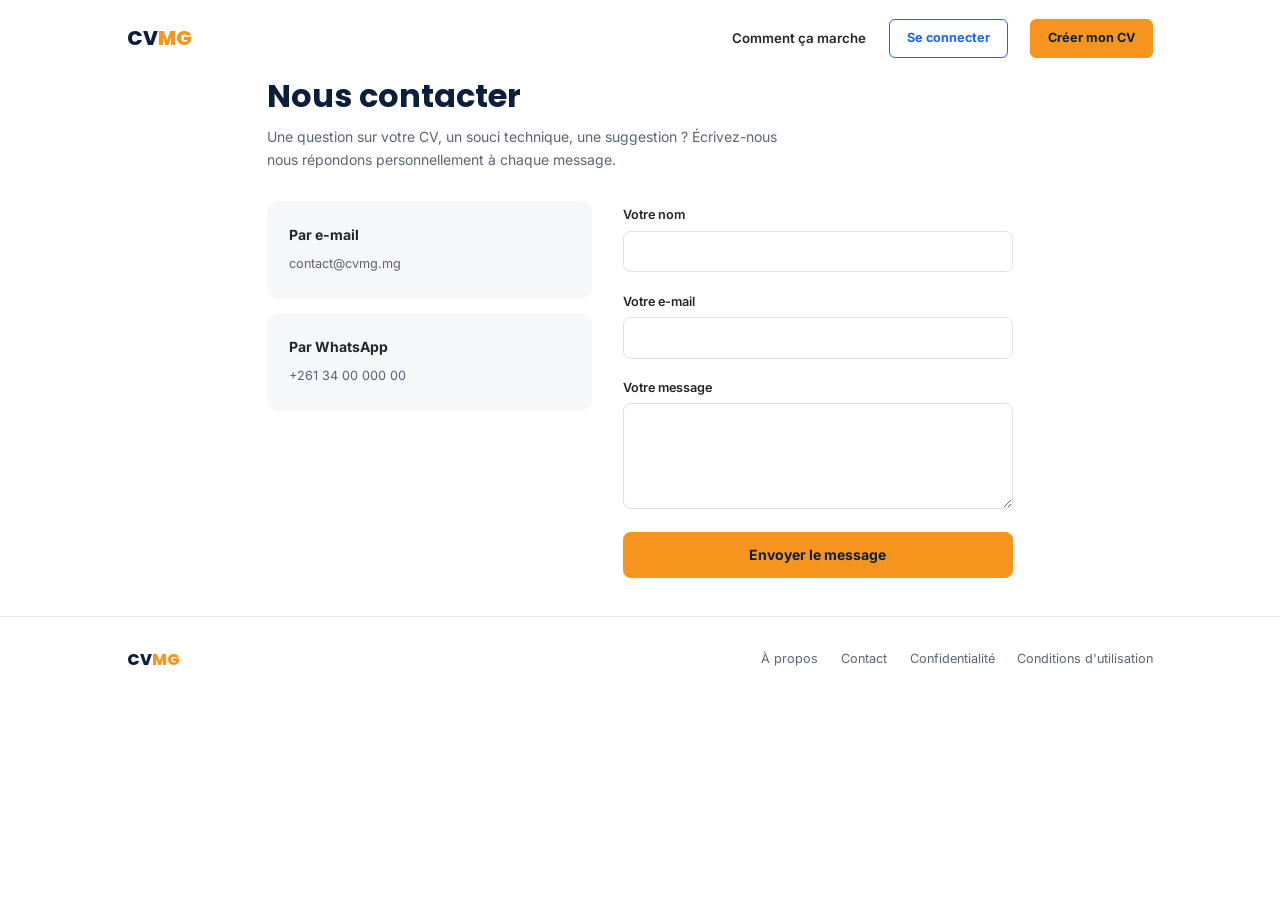
<file: contact.html>
<!DOCTYPE html>
<html lang="fr">
<head>
<meta charset="UTF-8">
<meta name="viewport" content="width=device-width, initial-scale=1">
<title>Contact CVMG</title>
<meta name="description" content="Une question ou une suggestion sur CVMG ? Contactez-nous par e-mail ou WhatsApp, réponse rapide.">
<!-- Remplacer cvmg.mg par le domaine réel si différent -->
<link rel="canonical" href="https://cvmg.mg/contact.html">
<meta property="og:type" content="website">
<meta property="og:site_name" content="CVMG">
<meta property="og:locale" content="fr_FR">
<meta property="og:title" content="Contacter CVMG">
<meta property="og:description" content="Une question ou une suggestion sur CVMG ? Écrivez-nous, réponse rapide.">
<meta property="og:url" content="https://cvmg.mg/contact.html">
<meta name="twitter:card" content="summary">
<meta name="theme-color" content="#1863F2">
<style>
  @import url('https://fonts.googleapis.com/css2?family=Poppins:wght@600;700;800&family=Inter:wght@400;500;600;700&display=swap');
  :root {
    --bleu: #1863F2; --bleu-marine: #0B1F3D; --bleu-clair: #EAF2FF;
    --orange: #F7941D; --orange-fonce: #DB7A00;
    --texte: #22262B; --gris-texte: #5B6472; --gris-fond: #F6F7F9;
  }
  * { box-sizing: border-box; margin: 0; padding: 0; }
  body { font-family: 'Inter', Arial, sans-serif; color: var(--texte); line-height: 1.6; }
  a { color: inherit; }
  .lien { color: var(--bleu); }
  .enveloppe { max-width: 1180px; margin: 0 auto; padding: 0 6vw; }
  main.enveloppe { max-width: 900px; }
  h1, h2 { font-family: 'Poppins', sans-serif; color: var(--bleu-marine); line-height: 1.2; }

  nav { display: flex; align-items: center; justify-content: space-between; padding: 5mm 0; }
  .nav-logo { font-family: 'Poppins', sans-serif; font-weight: 800; font-size: 15pt; color: var(--bleu-marine); text-decoration: none; }
  .nav-logo span { color: var(--orange); }
  .nav-liens { display: flex; align-items: center; gap: 3mm; font-weight: 600; font-size: 10pt; }
  .nav-liens > a:not(.btn) { display: none; }
  .nav-liens a:not(.btn) { text-decoration: none; }
  .nav-liens a:not(.btn):hover { color: var(--bleu); }
  @media (min-width: 800px) { .nav-liens { gap: 6mm; } .nav-liens > a:not(.btn) { display: inline; } }

  main { padding: 10mm 0 16mm; }
  main h1 { font-size: 24pt; margin-bottom: 3mm; }
  main > .enveloppe > p, .intro { color: var(--gris-texte); font-size: 10.5pt; margin-bottom: 8mm; max-width: 60ch; }

  .grille-contact { display: grid; gap: 8mm; }
  @media (min-width: 800px) { .grille-contact { grid-template-columns: 1fr 1.2fr; } }

  .cartes-directes { display: flex; flex-direction: column; gap: 4mm; }
  .carte-contact { background: var(--gris-fond); border-radius: 3mm; padding: 6mm; text-decoration: none; color: var(--texte); display: block; }
  .carte-contact strong { display: block; font-size: 10.5pt; margin-bottom: 1mm; }
  .carte-contact span { color: var(--gris-texte); font-size: 9.5pt; }

  form { display: flex; flex-direction: column; gap: 4mm; }
  label { font-size: 9.5pt; font-weight: 600; }
  input, textarea { width: 100%; padding: 3mm; border: 1.5px solid #DCE1E7; border-radius: 2mm; font-size: 10.5pt; font-family: inherit; margin-top: 1mm; }
  input:focus, textarea:focus { outline: 2px solid var(--bleu); border-color: var(--bleu); }
  textarea { resize: vertical; min-height: 28mm; }

  .btn { display: inline-flex; align-items: center; justify-content: center; gap: 1.5mm; font-family: inherit;
    font-weight: 700; font-size: 10.5pt; padding: 3.6mm 7mm; border-radius: 2mm; border: 1.5px solid transparent;
    cursor: pointer; text-decoration: none; white-space: nowrap;
    transition: background .15s ease, transform .15s ease, opacity .15s ease; }
  .btn:hover { transform: translateY(-1px); }
  .btn:focus-visible { outline: 2px solid var(--bleu); outline-offset: 2px; }
  .btn:disabled { opacity: .6; cursor: not-allowed; transform: none; }
  .btn-sm { padding: 2.2mm 4.5mm; font-size: 9.5pt; border-radius: 1.6mm; }
  .btn-orange { background: var(--orange); border-color: var(--orange); color: #0B1F3D; }
  .btn-orange:hover { background: var(--orange-fonce); }
  .btn-outline { background: none; color: var(--bleu); border-color: var(--bleu); }
  .btn-outline:hover { background: var(--bleu-clair); }

  #messageEnvoi { font-size: 9.5pt; margin-top: 2mm; display: none; }
  #messageEnvoi.succes { color: #2E7D5B; display: block; }
  #messageEnvoi.erreur { color: #B00020; display: block; }

  .avis { background: #FFF4E8; border-left: 3px solid var(--orange); padding: 4mm 5mm; border-radius: 1mm; font-size: 9.5pt; margin-bottom: 8mm; }
  .avis strong { color: var(--texte); }

  footer { border-top: 1px solid #E4E7EB; padding: 8mm 0; margin-top: 10mm; }
  .footer-grille { display: flex; flex-direction: column; gap: 4mm; align-items: center; text-align: center; }
  @media (min-width: 800px) { .footer-grille { flex-direction: row; justify-content: space-between; text-align: left; } }
  .footer-liens { display: flex; gap: 6mm; font-size: 9.5pt; color: var(--gris-texte); flex-wrap: wrap; justify-content: center; }
  .footer-liens a { color: var(--gris-texte); text-decoration: none; }
  .footer-liens a:hover { color: var(--bleu); }
</style>
</head>
<body>

<div class="enveloppe">
  <nav>
    <a href="accueil.html" class="nav-logo">CV<span>MG</span></a>
    <div class="nav-liens">
      <a href="accueil.html#comment-ca-marche">Comment ça marche</a>
      <a href="connexion.php" class="btn btn-sm btn-outline">Se connecter</a>
      <a href="creer-cv.php" class="btn btn-sm btn-orange">Créer mon CV</a>
    </div>
  </nav>
</div>

<main class="enveloppe">
  <h1>Nous contacter</h1>
  <p class="intro">Une question sur votre CV, un souci technique, une suggestion ? Écrivez-nous nous répondons personnellement à chaque message.</p>

  <div class="grille-contact">

    <div class="cartes-directes">
      <a href="mailto:contact@cvmg.mg" class="carte-contact">
        <strong>Par e-mail</strong>
        <span>contact@cvmg.mg</span>
      </a>
      <a href="https://wa.me/261340000000" class="carte-contact" target="_blank" rel="noopener">
        <strong>Par WhatsApp</strong>
        <span>+261 34 00 000 00</span>
      </a>
    </div>

    <div>
      <form id="formContact">
        <div>
          <label for="nom">Votre nom</label>
          <input type="text" id="nom" name="nom" required>
        </div>
        <div>
          <label for="email">Votre e-mail</label>
          <input type="email" id="email" name="email" required>
        </div>
        <div>
          <label for="message">Votre message</label>
          <textarea id="message" name="message" required></textarea>
        </div>
        <button type="submit" class="btn btn-orange" id="btnEnvoyer">Envoyer le message</button>
        <p id="messageEnvoi"></p>
      </form>
    </div>

  </div>
</main>

<footer>
  <div class="enveloppe footer-grille">
    <a href="accueil.html" class="nav-logo" style="font-size:12pt">CV<span>MG</span></a>
    <div class="footer-liens">
      <a href="apropos.html">À propos</a>
      <a href="contact.html" class="lien">Contact</a>
      <a href="confidentialite.html">Confidentialité</a>
      <a href="conditions.html">Conditions d'utilisation</a>
    </div>
  </div>
</footer>

<script>
document.getElementById('formContact').addEventListener('submit', async (e) => {
  e.preventDefault();
  const bouton = document.getElementById('btnEnvoyer');
  const zoneMessage = document.getElementById('messageEnvoi');
  const texteOriginal = bouton.textContent;
  bouton.textContent = 'Envoi en cours...';
  bouton.disabled = true;
  zoneMessage.className = '';

  const donnees = {
    nom: document.getElementById('nom').value,
    email: document.getElementById('email').value,
    message: document.getElementById('message').value,
  };

  try {
    const res = await fetch('traiter-contact.php', {
      method: 'POST',
      headers: { 'Content-Type': 'application/json' },
      body: JSON.stringify(donnees),
    });
    const data = await res.json().catch(() => null);
    if (!res.ok || !data || data.erreur) throw new Error((data && data.erreur) || `Erreur serveur (HTTP ${res.status})`);

    zoneMessage.textContent = 'Message envoyé — merci, nous vous répondrons rapidement.';
    zoneMessage.className = 'succes';
    document.getElementById('formContact').reset();
  } catch (err) {
    zoneMessage.textContent = "Erreur lors de l'envoi : " + err.message;
    zoneMessage.className = 'erreur';
  } finally {
    bouton.textContent = texteOriginal;
    bouton.disabled = false;
  }
});
</script>

</body>
</html>
</file>
